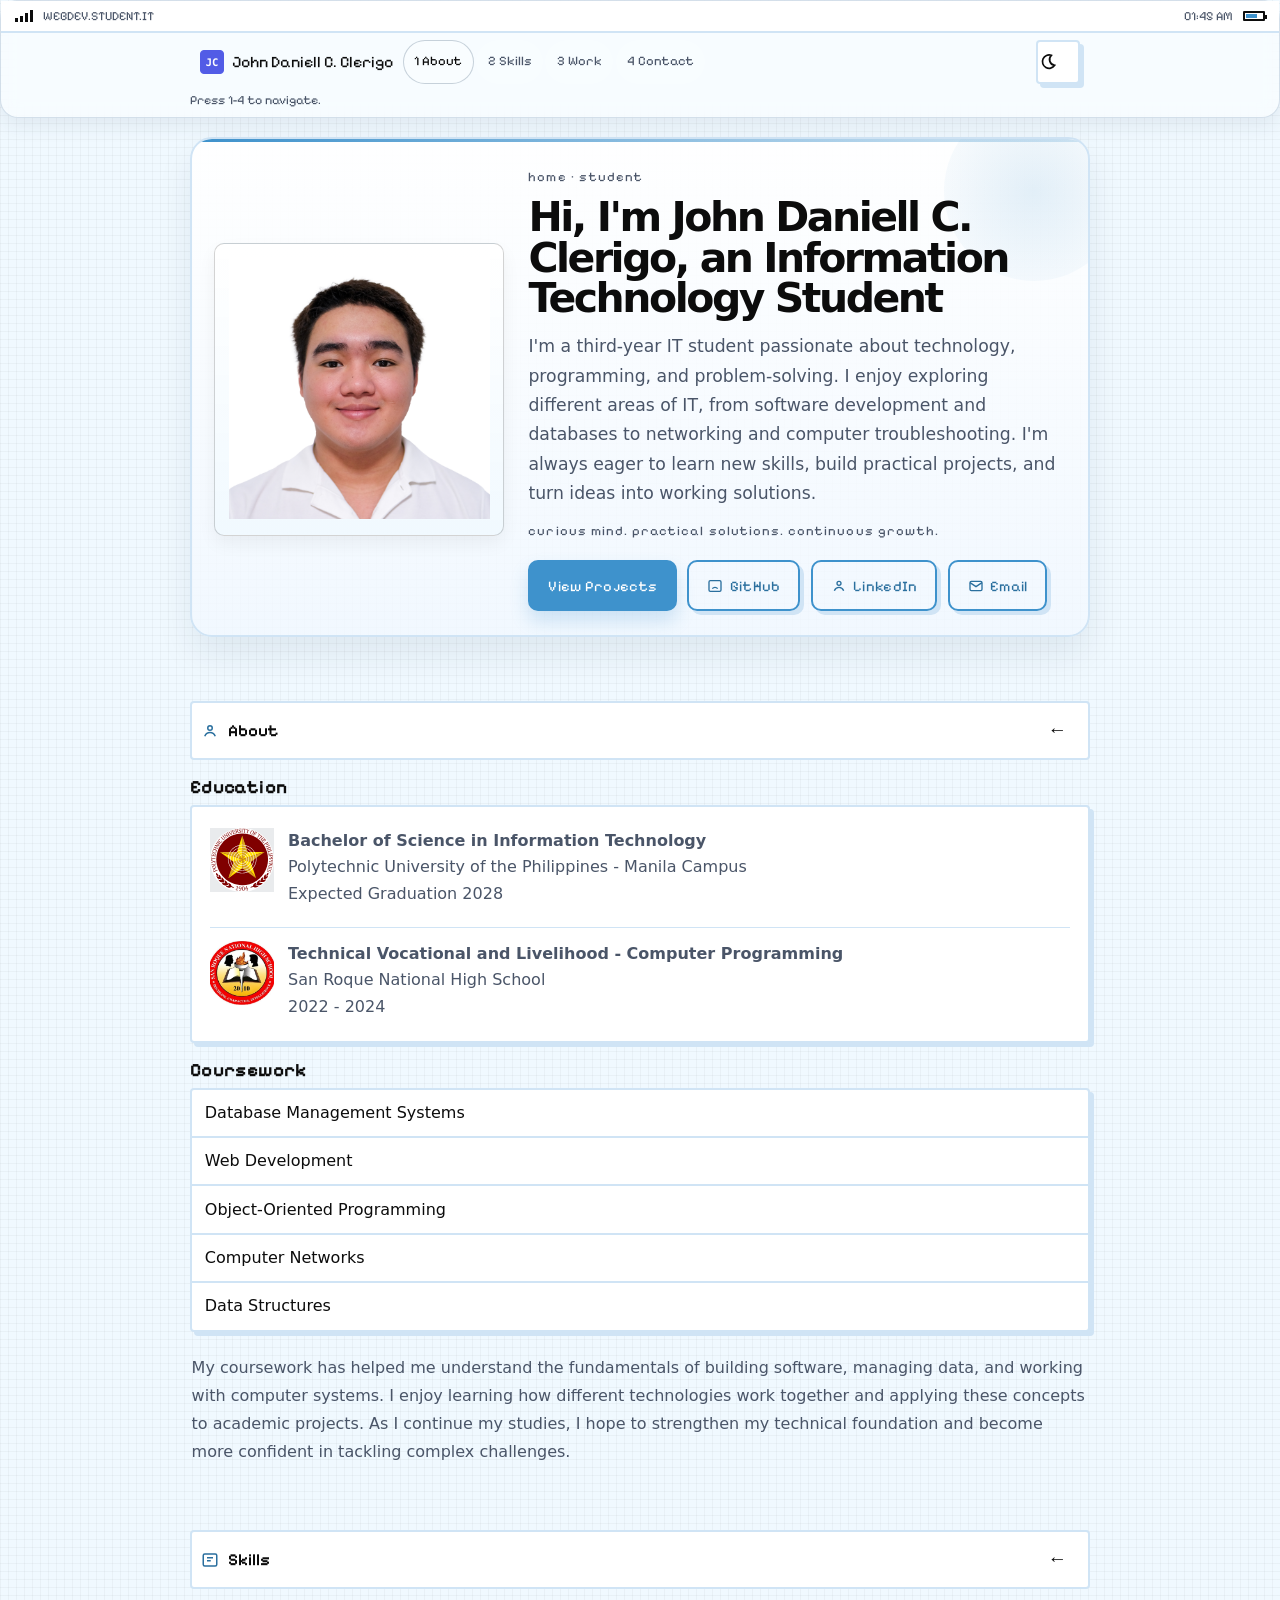
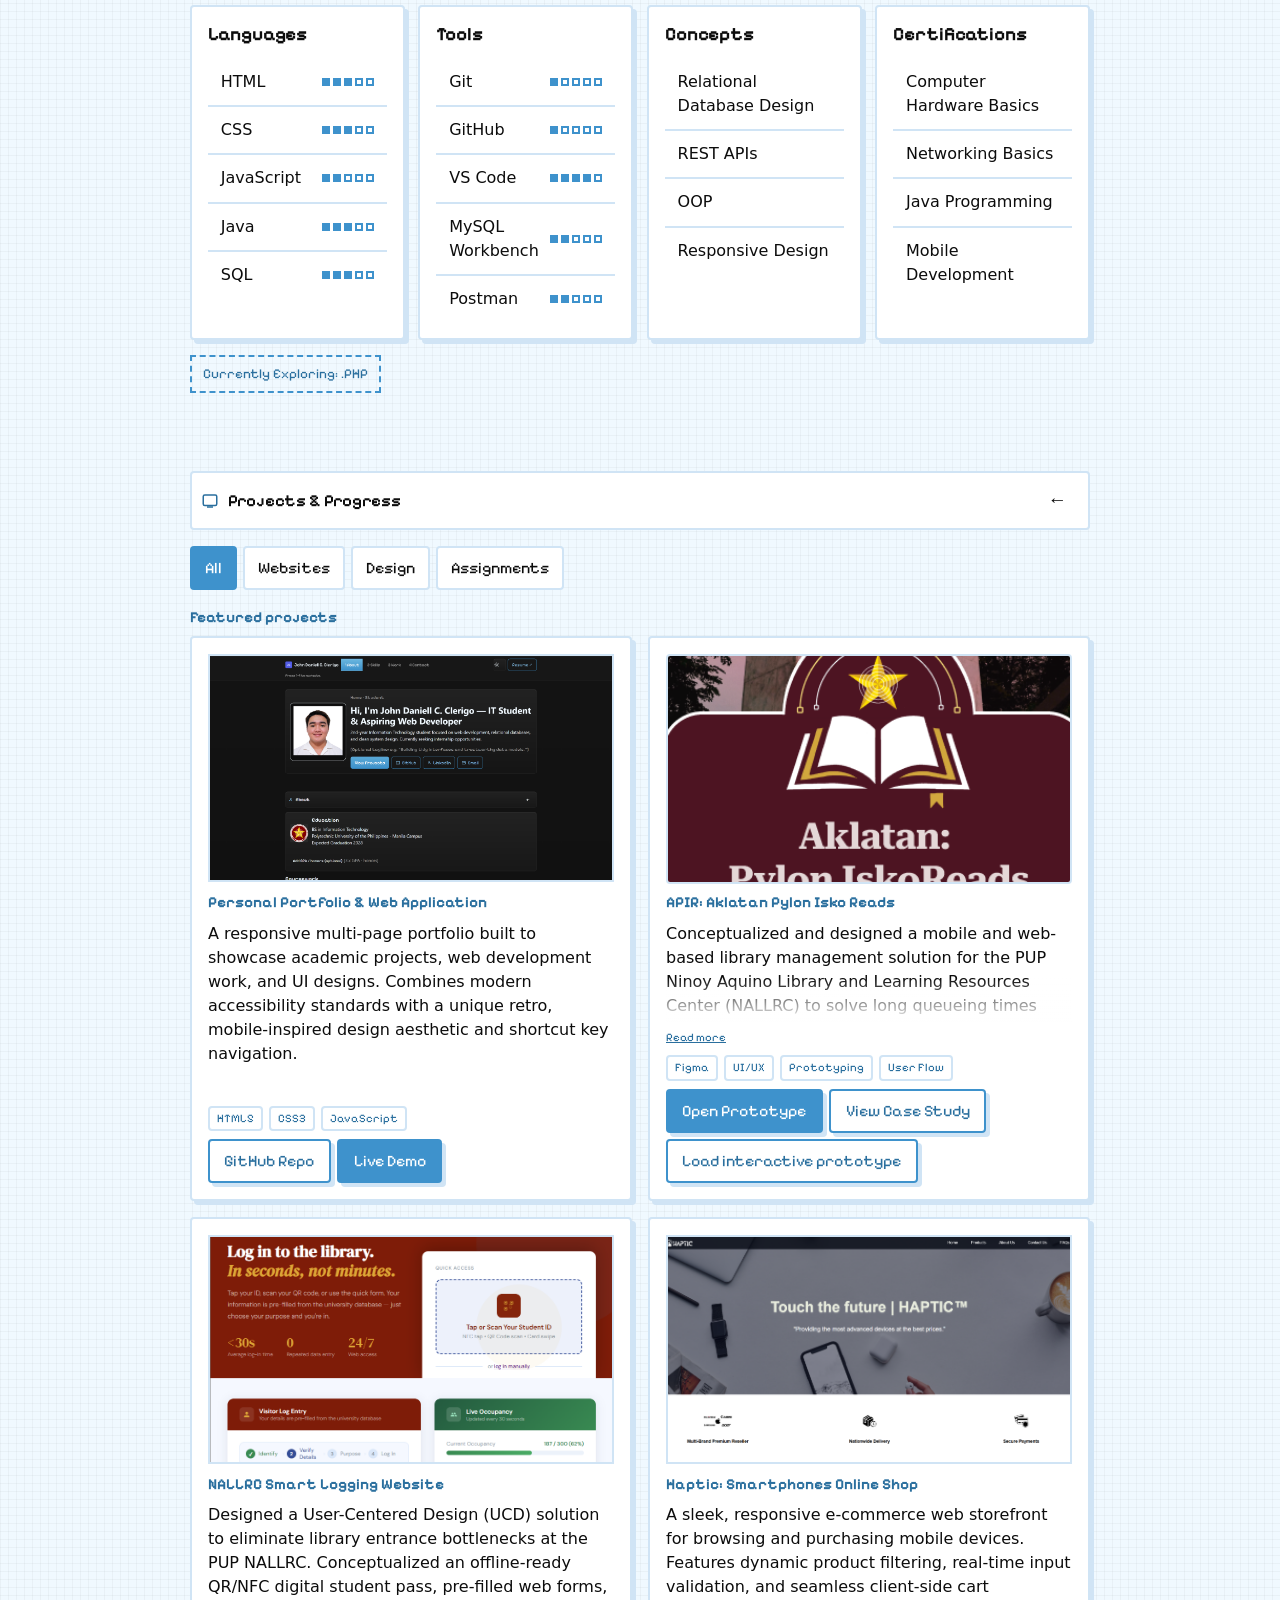
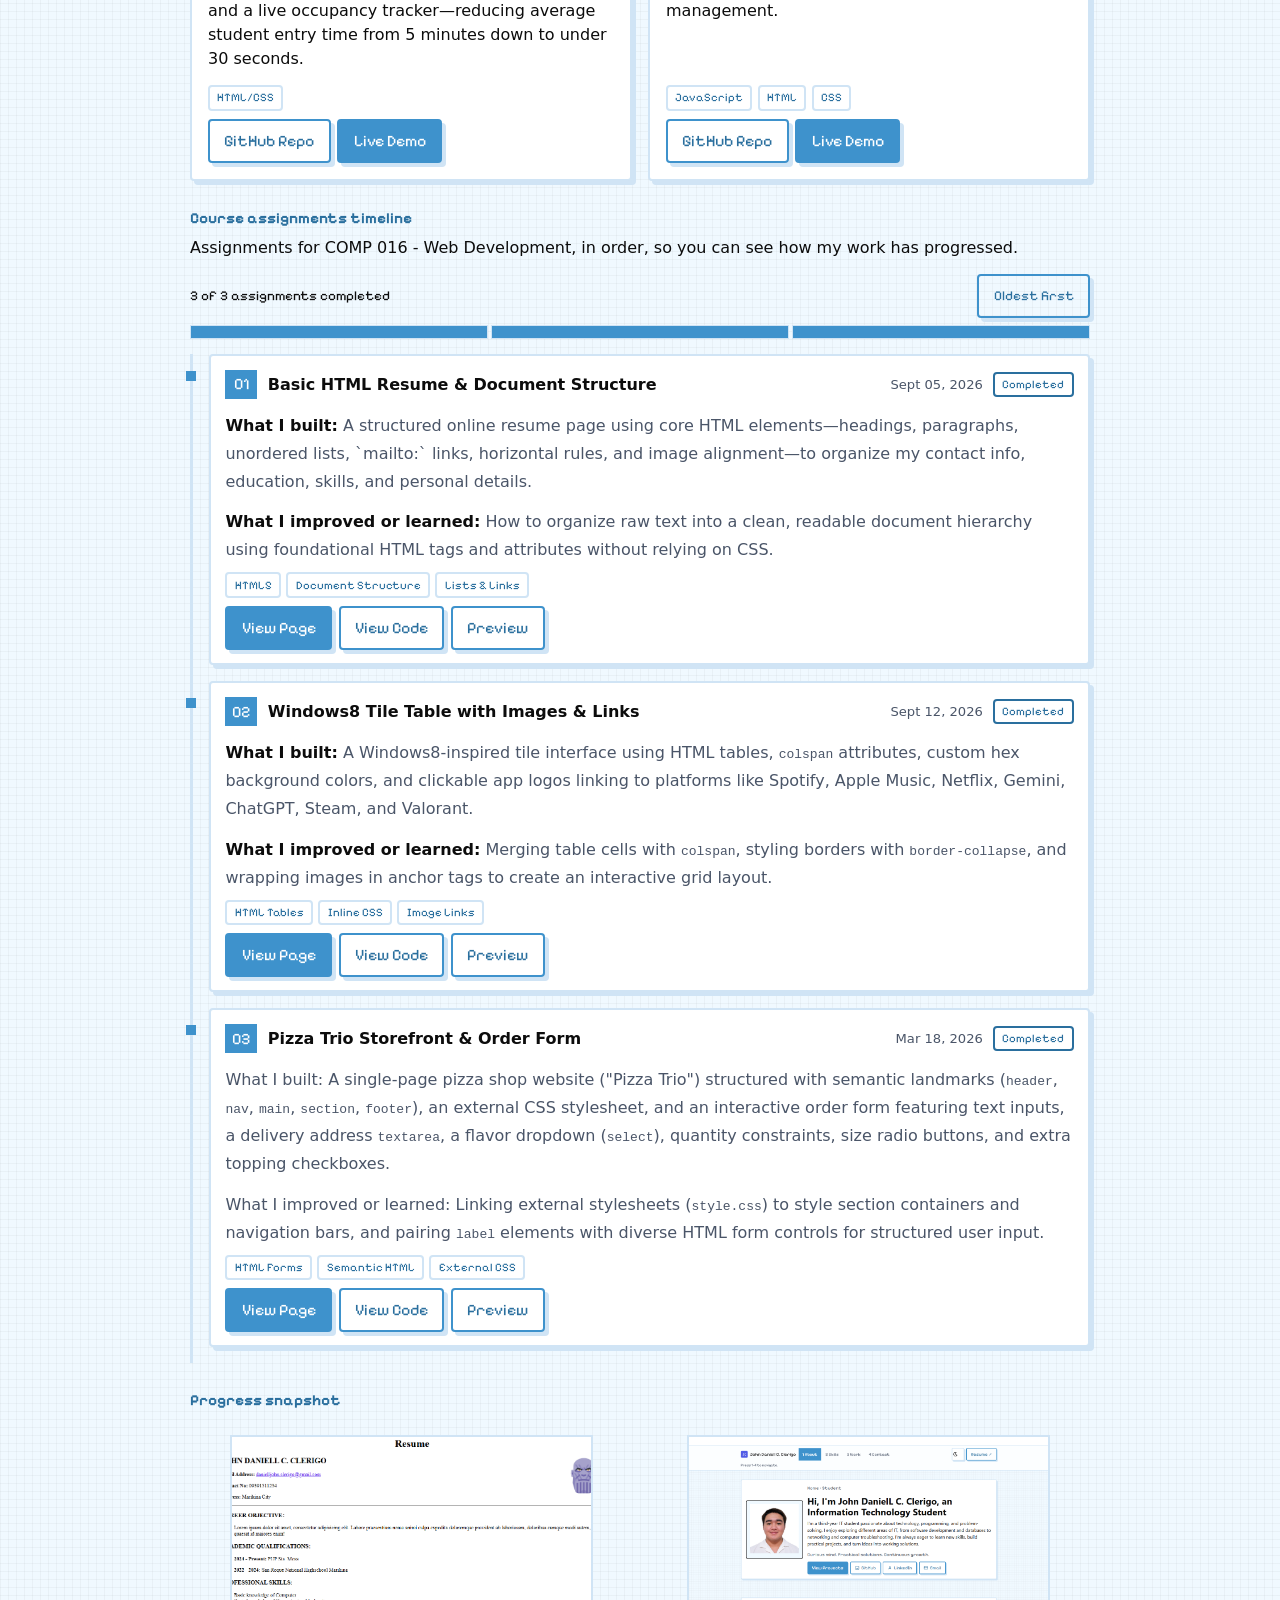
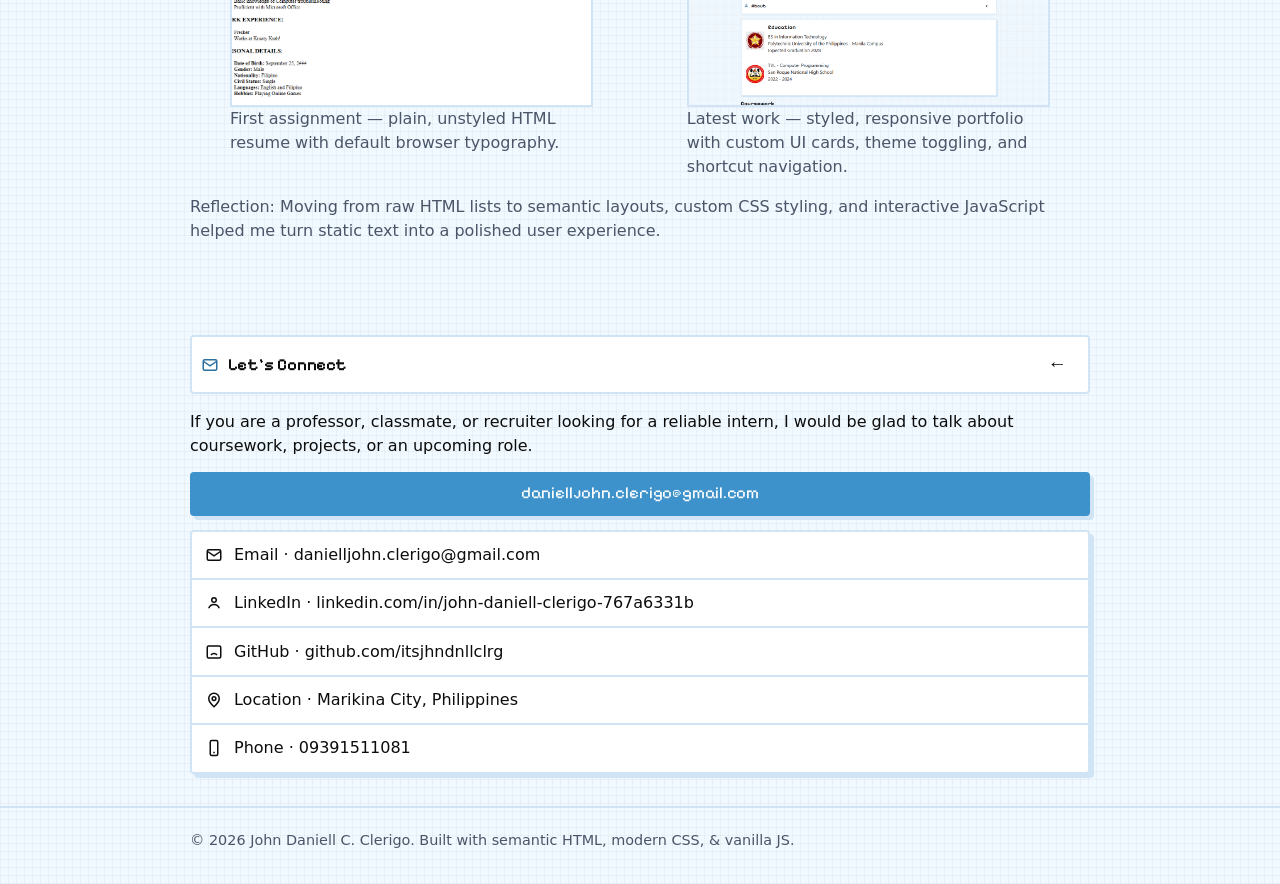
<file: index.html>
<!DOCTYPE html>
<html lang="en">
<head>
  <meta charset="UTF-8">
  <meta name="viewport" content="width=device-width, initial-scale=1">
  <title>John Daniell C. Clerigo — IT Student Portfolio</title>
  <meta name="description" content="Portfolio of a 2nd-year Information Technology student seeking internships. Web development, databases, and clean system design.">
  <link rel="preconnect" href="https://fonts.googleapis.com">
  <link rel="preconnect" href="https://fonts.gstatic.com" crossorigin>
  <link href="https://fonts.googleapis.com/css2?family=Pixelify+Sans:wght@400;500;600;700&display=swap" rel="stylesheet">
  <link rel="stylesheet" href="styles.css">
</head>
<body>
  <a class="skip" href="#main">Skip to content</a>

  <header class="site-header" id="top">
    <div class="status-bar" aria-hidden="true">
      <span class="signal"><i></i><i></i><i></i><i></i></span>
      <span>WEBDEV.STUDENT.IT</span>
      <span class="grow" id="status-clock">00:00</span>
      <span class="battery" title="Battery"><span></span></span>
    </div>
    <div class="wrap">
      <nav class="nav-row" aria-label="Primary">
        <a class="logo" href="#top">
          <img class="logo-img" src="images/logo/logo.png" alt="" aria-hidden="true" width="24" height="24" decoding="async">
          John Daniell C. Clerigo
        </a>
        <ul class="nav-links">
          <li><a href="#about" data-nav="about">1 About</a></li>
          <li><a href="#skills" data-nav="skills">2 Skills</a></li>
          <li><a href="#work" data-nav="work">3 Work</a></li>
          <li><a href="#contact" data-nav="contact">4 Contact</a></li>
        </ul>
        <div class="nav-actions">
          <button class="icon-btn" id="theme-toggle" type="button" aria-label="Toggle color theme" aria-pressed="false">
            <svg class="icon-moon" width="20" height="20" viewBox="0 0 24 24" aria-hidden="true" fill="none" stroke="currentColor" stroke-width="2"><path d="M16 4a8 8 0 1 0 4 12 7 7 0 0 1-4-12z"/></svg>
            <svg class="icon-sun" width="20" height="20" viewBox="0 0 24 24" aria-hidden="true" fill="none" stroke="currentColor" stroke-width="2"><circle cx="12" cy="12" r="4"/><path d="M12 2v2M12 20v2M4 12H2M22 12h-2M5 5l1.5 1.5M17.5 17.5 19 19M19 5l-1.5 1.5M6.5 17.5 5 19"/></svg>
          </button>
          <!-- <a class="btn btn-ghost" href="files/resume.pdf" target="_blank" rel="noopener noreferrer">Resume ↗</a> -->
        </div>
      </nav>
      <p class="hint">Press 1-4 to navigate.</p>
    </div>
  </header>

  <main id="main">
    <section class="hero wrap" id="home" aria-labelledby="hero-title">
      <div class="home-screen">
        <div class="hero-grid">
          <div class="wallpaper">
            <img class="media ratio-1x1" src="images/profile/profile.png" alt="Portrait of John Daniell C. Clerigo" width="400" height="400">
          </div>
          <div>
            <p class="pixel muted">Home · Student</p>
            <h1 id="hero-title">
              <span class="hero-line hero-line-1">Hi, I'm John Daniell C. Clerigo,</span>
              <span class="hero-line hero-line-2">an Information Technology Student</span>
            </h1>
            <p>I'm a third-year IT student passionate about technology, programming, and problem-solving. I enjoy exploring different areas of IT, from software development and databases to networking and computer troubleshooting. I'm always eager to learn new skills, build practical projects, and turn ideas into working solutions.</p>
            <p class="muted pixel">Curious mind. Practical solutions. Continuous growth.</p>
            <div class="hero-actions">
              <a class="btn" href="#work">View Projects</a>
              <a class="btn btn-ghost" href="https://github.com/itsjhndnllclrg" target="_blank" rel="noopener noreferrer">
                <svg width="16" height="16" viewBox="0 0 24 24" aria-hidden="true" fill="none" stroke="currentColor" stroke-width="2"><path d="M8 16s1.5-2 4-2 4 2 4 2"/><path d="M9 9h.01M15 9h.01"/><rect x="3" y="4" width="18" height="16" rx="2"/></svg>
                GitHub
              </a>
              <a class="btn btn-ghost" href="https://www.linkedin.com/in/john-daniell-clerigo-767a6331b" target="_blank" rel="noopener noreferrer">
                <svg width="16" height="16" viewBox="0 0 24 24" aria-hidden="true" fill="none" stroke="currentColor" stroke-width="2"><circle cx="12" cy="8" r="3"/><path d="M5 19c1.5-3.5 4-5 7-5s5.5 1.5 7 5"/></svg>
                LinkedIn
              </a>
              <a class="btn btn-ghost" href="mailto:danielljohn.clerigo@gmail.com">
                <svg width="16" height="16" viewBox="0 0 24 24" aria-hidden="true" fill="none" stroke="currentColor" stroke-width="2"><rect x="3" y="5" width="18" height="14" rx="2"/><path d="m3 7 9 6 9-6"/></svg>
                Email
              </a>
            </div>
          </div>
        </div>
      </div>
    </section>

    <section class="wrap" id="about" aria-labelledby="about-title">
      <header class="title-bar">
        <svg class="tb-icon" viewBox="0 0 24 24" aria-hidden="true" fill="none" stroke="currentColor" stroke-width="2"><circle cx="12" cy="8" r="3"/><path d="M5 19c1.5-3.5 4-5 7-5s5.5 1.5 7 5"/></svg>
        <h2 id="about-title">About</h2>
        <a class="tb-back" href="#top" aria-label="Back to top">←</a>
      </header>
      <h3 class="pixel edu-heading">Education</h3>
      <article class="card edu-card">
        <div class="edu">
          <img class="media edu-logo" src="images/logo/school-logo.svg" alt="University crest" width="64" height="64" loading="lazy">
          <div>
            <p><strong>Bachelor of Science in Information Technology</strong><br>
              Polytechnic University of the Philippines - Manila Campus<br>
              Expected Graduation 2028</p>
          </div>
        </div>
        <div class="edu">
          <!-- TODO: replace — save the San Roque National High School logo as images/logo/school-logo-2.svg (or .png and update src) -->
          <img class="media edu-logo" src="images/logo/school-logo-2.jpg" alt="San Roque National High School logo" width="64" height="64" loading="lazy">
          <div>
            <p><strong>Technical Vocational and Livelihood - Computer Programming</strong><br>
              San Roque National High School<br>
              2022 - 2024</p>
          </div>
        </div>

      </article>
      <h3 class="pixel" style="margin:1rem 0 0.4rem">Coursework</h3>
      <div class="card list-card">
        <div class="row" tabindex="0"><span class="row-text">Database Management Systems</span></div>
        <div class="row" tabindex="0"><span class="row-text">Web Development</span></div>
        <div class="row" tabindex="0"><span class="row-text">Object-Oriented Programming</span></div>
        <div class="row" tabindex="0"><span class="row-text">Computer Networks</span></div>
        <div class="row" tabindex="0"><span class="row-text">Data Structures</span></div>
      </div>
      <p class="bio-todo" style="margin-top:1rem"> 
      My coursework has helped me understand the fundamentals of building software, managing data, and working with computer systems. I enjoy learning how different technologies work together and applying these concepts to academic projects. As I continue my studies, I hope to strengthen my technical foundation and become more confident in tackling complex challenges.
      </p>
    </section>

    <section class="wrap" id="skills" aria-labelledby="skills-title">
      <header class="title-bar">
        <svg class="tb-icon" viewBox="0 0 24 24" aria-hidden="true" fill="none" stroke="currentColor" stroke-width="2"><path d="M8 9h8M8 13h5"/><rect x="3" y="4" width="18" height="16" rx="2"/></svg>
        <h2 id="skills-title">Skills</h2>
        <a class="tb-back" href="#top" aria-label="Back to top">←</a>
      </header>
      <div class="skills-grid">
        <article class="card">
          <div class="skill-head"><h3>Languages</h3></div>
          <div class="row" tabindex="0"><span class="row-text">HTML</span><span class="dots" aria-label="Proficiency 3 of 5"><i class="dot on"></i><i class="dot on"></i><i class="dot on"></i><i class="dot"></i><i class="dot"></i></span></div>
          <div class="row" tabindex="0"><span class="row-text">CSS</span><span class="dots" aria-label="Proficiency 3 of 5"><i class="dot on"></i><i class="dot on"></i><i class="dot on"></i><i class="dot"></i><i class="dot"></i></span></div>
          <div class="row" tabindex="0"><span class="row-text">JavaScript</span><span class="dots" aria-label="Proficiency 2 of 5"><i class="dot on"></i><i class="dot on"></i><i class="dot"></i><i class="dot"></i><i class="dot"></i></span></div>
          <div class="row" tabindex="0"><span class="row-text">Java</span><span class="dots" aria-label="Proficiency 3 of 5"><i class="dot on"></i><i class="dot on"></i><i class="dot on"></i><i class="dot"></i><i class="dot"></i></span></div>
          <div class="row" tabindex="0"><span class="row-text">SQL</span><span class="dots" aria-label="Proficiency 3 of 5"><i class="dot on"></i><i class="dot on"></i><i class="dot on"></i><i class="dot"></i><i class="dot"></i></span></div>
        </article>
        <article class="card">
          <div class="skill-head"><h3>Tools</h3></div>
          <div class="row" tabindex="0"><span class="row-text">Git</span><span class="dots" aria-label="Proficiency 1 of 5"><i class="dot on"></i><i class="dot"></i><i class="dot"></i><i class="dot"></i><i class="dot"></i></span></div>
          <div class="row" tabindex="0"><span class="row-text">GitHub</span><span class="dots" aria-label="Proficiency 1 of 5"><i class="dot on"></i><i class="dot"></i><i class="dot"></i><i class="dot"></i><i class="dot"></i></span></div>
          <div class="row" tabindex="0"><span class="row-text">VS Code</span><span class="dots" aria-label="Proficiency 4 of 5"><i class="dot on"></i><i class="dot on"></i><i class="dot on"></i><i class="dot on"></i><i class="dot"></i></span></div>
          <div class="row" tabindex="0"><span class="row-text">MySQL Workbench</span><span class="dots" aria-label="Proficiency 3 of 5"><i class="dot on"></i><i class="dot on"></i><i class="dot"></i><i class="dot"></i><i class="dot"></i></span></div>
          <div class="row" tabindex="0"><span class="row-text">Postman</span><span class="dots" aria-label="Proficiency 2 of 5"><i class="dot on"></i><i class="dot on"></i><i class="dot"></i><i class="dot"></i><i class="dot"></i></span></div>
        </article>
        <article class="card">
          <div class="skill-head"><h3>Concepts</h3></div>
          <div class="row" tabindex="0"><span class="row-text">Relational Database Design</span></div>
          <div class="row" tabindex="0"><span class="row-text">REST APIs</span></div>
          <div class="row" tabindex="0"><span class="row-text">OOP</span></div>
          <div class="row" tabindex="0"><span class="row-text">Responsive Design</span></div>
        </article>
        <article class="card">
          <div class="skill-head"><h3>Certifications</h3></div>
          <div class="row" tabindex="0"><span class="row-text">Computer Hardware Basics</span></div>
          <div class="row" tabindex="0"><span class="row-text">Networking Basics</span></div>
          <div class="row" tabindex="0"><span class="row-text">Java Programming</span></div>
          <div class="row" tabindex="0"><span class="row-text">Mobile Development</span></div>
        </article>
      </div>
      <p class="exploring">Currently Exploring: .PHP</p>
    </section>

    <section class="wrap" id="work" aria-labelledby="work-title">
      <header class="title-bar">
        <svg class="tb-icon" viewBox="0 0 24 24" aria-hidden="true" fill="none" stroke="currentColor" stroke-width="2"><rect x="3" y="4" width="18" height="14" rx="2"/><path d="M8 20h8"/></svg>
        <h2 id="work-title">Projects &amp; Progress</h2>
        <a class="tb-back" href="#top" aria-label="Back to top">←</a>
      </header>

      <div class="chips" role="toolbar" aria-label="Filter work">
        <button type="button" data-filter="all" aria-pressed="true">All</button>
        <button type="button" data-filter="website" aria-pressed="false">Websites</button>
        <button type="button" data-filter="design" aria-pressed="false">Design</button>
        <button type="button" data-filter="assignment" aria-pressed="false">Assignments</button>
      </div>

      <div class="part" id="featured-part">
        <h3>Featured projects</h3>
        <div class="featured-grid" id="featured-mount">
          <article class="card phone-card" data-type="website">
            <img class="media ratio-16x9" src="images/projects/project-website.png" alt="Screenshot of the Personal Portfolio & Web Application" width="1280" height="720" loading="lazy">
            <h3>Personal Portfolio & Web Application</h3>
            <p>A responsive multi-page portfolio built to showcase academic projects, web development work, and UI designs. Combines modern accessibility standards with a unique retro, mobile-inspired design aesthetic and shortcut key navigation.</p>
            <div class="tags"><span class="tag">HTML5</span><span class="tag">CSS3</span><span class="tag">JavaScript</span></div>
            <div class="btn-row">
              <a class="btn btn-ghost" href="https://github.com/username/repo-name" target="_blank" rel="noopener noreferrer">GitHub Repo</a>
              <a class="btn" href="https://example.com/demo" target="_blank" rel="noopener noreferrer">Live Demo</a>
            </div>
          </article>
          <article class="card phone-card" data-type="design">
            <div class="phone-frame"><img class="media ratio-9x16" src="images/projects/figma-preview.png" alt="Figma prototype preview of the APIR: Aklatan Pylon Isko Reads application" width="390" height="844" loading="lazy"></div>
            <h3>APIR: Aklatan Pylon Isko Reads</h3>
            <p class="project-summary is-collapsible">Conceptualized and designed a mobile and web-based library management solution for the PUP Ninoy Aquino Library and Learning Resources Center (NALLRC) to solve long queueing times and tedious manual logging. Introduced QR code-based automated sign-ins, pre-registration features, and a real-time library capacity tracker to streamline student access and eliminate entry friction.</p>
            <div class="tags"><span class="tag">Figma</span><span class="tag">UI/UX</span><span class="tag">Prototyping</span><span class="tag">User Flow</span></div>
            <div class="btn-row">
              <a class="btn" href="https://www.figma.com/proto/Z9Pwp96G6iDYp6Mgc9vI0x/master?node-id=774-1067&starting-point-node-id=774%3A1067&t=7H3u7gcsAoP9aYq5-1" target="_blank" rel="noopener noreferrer">Open Prototype</a>
              <a class="btn btn-ghost" href="https://docs.google.com/document/d/14WGVRVp4-AYHR7P2AM6S5hpCzhTPmUwiMzcJf4AJgGg/edit?usp=sharing" target="_blank" rel="noopener noreferrer">View Case Study</a>
              <button class="btn btn-ghost" type="button" data-figma="https://www.figma.com/proto/Z9Pwp96G6iDYp6Mgc9vI0x/master?node-id=774-1067&starting-point-node-id=774%3A1067&t=7H3u7gcsAoP9aYq5-1">Load interactive prototype</button>
            </div>
          </article>
          <article class="card phone-card" data-type="website">
            <img class="media ratio-16x9" src="images/projects/project-sims.png" alt="Screenshot of the NALLRC Smart Logging Website" width="1280" height="720" loading="lazy">
            <h3>NALLRC Smart Logging Website</h3>
            <p>Designed a User-Centered Design (UCD) solution to eliminate library entrance bottlenecks at the PUP NALLRC. Conceptualized an offline-ready QR/NFC digital student pass, pre-filled web forms, and a live occupancy tracker—reducing average student entry time from 5 minutes down to under 30 seconds.</p>
            <div class="tags"><span class="tag">HTML/CSS</span></div>
            <div class="btn-row">
              <a class="btn btn-ghost" href="https://github.com/itsjhndnllclrg/nallrc-smart-logging-website" target="_blank" rel="noopener noreferrer">GitHub Repo</a>
              <a class="btn" href="https://itsjhndnllclrg.github.io/nallrc-smart-logging-website/" target="_blank" rel="noopener noreferrer">Live Demo</a>
            </div>
          </article>
          <article class="card phone-card" data-type="website">
            <img class="media ratio-16x9" src="images/projects/haptic-preview.png" alt="Screenshot of the Haptic: Smartphones Online Shop" width="1280" height="720" loading="lazy">
            <h3>Haptic: Smartphones Online Shop</h3>
            <p>A sleek, responsive e-commerce web storefront for browsing and purchasing mobile devices. Features dynamic product filtering, real-time input validation, and seamless client-side cart management.</p>
            <div class="tags"><span class="tag">JavaScript</span><span class="tag">HTML</span><span class="tag">CSS</span></div>
            <div class="btn-row">
              <a class="btn btn-ghost" href="https://github.com/itsjhndnllclrg/haptic2023" target="_blank" rel="noopener noreferrer">GitHub Repo</a>
              <a class="btn" href="https://itsjhndnllclrg.github.io/haptic2023/src/home/home.html#" target="_blank" rel="noopener noreferrer">Live Demo</a>
            </div>
          </article>
        </div>
      </div>

      <div class="part" id="timeline-part">
        <h3>Course assignments timeline</h3>
        <p>Assignments for COMP 016 - Web Development, in order, so you can see how my work has progressed.
        </p>
        <div class="progress-head">
          <span id="progress-label">1 of 3 assignments completed</span>
          <button class="btn btn-ghost sort-toggle" id="sort-toggle" type="button">Oldest first</button>
        </div>
        <div class="progress-track" id="progress-track" role="img" aria-label="1 of 3 assignments completed">
          <span class="progress-block on"></span><span class="progress-block"></span><span class="progress-block"></span>
        </div>
        <ol class="timeline" id="timeline-mount">
          <!-- assignment 01-->
          <li>
            <article class="card entry">
              <div class="entry-top">
                <span class="badge">01</span>
                <strong>Basic HTML Resume &amp; Document Structure</strong>
                <time datetime="2026-01-20">Sept 05, 2026</time>
                <span class="status-chip completed">Completed</span>
              </div>
              <p><b>What I built:</b> A structured online resume page using core HTML elements—headings, paragraphs, unordered lists, `mailto:` links, horizontal rules, and image alignment—to organize my contact info, education, skills, and personal details.</p>
              <p><b>What I improved or learned:</b> How to organize raw text into a clean, readable document hierarchy using foundational HTML tags and attributes without relying on CSS.</p>
              <div class="tags"><span class="tag">HTML5</span><span class="tag">Document Structure</span><span class="tag">Lists &amp; Links</span></div>
              <div class="btn-row">
                <a class="btn" href="assignments/01-intro/index.html" target="_blank" rel="noopener noreferrer">View Page</a>
                <a class="btn btn-ghost" href="https://github.com/itsjhndnllclrg/repo-name" target="_blank" rel="noopener noreferrer">View Code</a>
                <button class="btn btn-ghost" type="button" data-preview="assignments/01-intro/index.html">Preview</button>
              </div>
              <div class="preview-frame" hidden></div>
            </article>
          </li>
          <!--assignment 02-->
          <li>
            <article class="card entry">
              <div class="entry-top">
                <span class="badge">02</span>
                <strong>Windows8 Tile Table with Images &amp; Links</strong>
                <time datetime="2026-02-10">Sept 12, 2026</time>
                <span class="status-chip completed">Completed</span>
              </div>
              <p><b>What I built:</b> A Windows8-inspired tile interface using HTML tables, <code>colspan</code> attributes, custom hex background colors, and clickable app logos linking to platforms like Spotify, Apple Music, Netflix, Gemini, ChatGPT, Steam, and Valorant.</p>
              <p><b>What I improved or learned:</b> Merging table cells with <code>colspan</code>, styling borders with <code>border-collapse</code>, and wrapping images in anchor tags to create an interactive grid layout.</p>
              <div class="tags"><span class="tag">HTML Tables</span><span class="tag">Inline CSS</span><span class="tag">Image Links</span></div>
              <div class="btn-row">
                <a class="btn" href="assignments/02-flexbox/windowsstyle_table.html" target="_blank" rel="noopener noreferrer">View Page</a>
                <a class="btn btn-ghost" href="https://github.com/itsjhndnllclrg/repo-name" target="_blank" rel="noopener noreferrer">View Code</a>
                <button class="btn btn-ghost" type="button" data-preview="assignments/02-flexbox/windowsstyle_table.html">Preview</button>
              </div>
              <div class="preview-frame" hidden></div>
            </article>
          </li>
          <!--assignment 03-->
          <li>
            <article class="card entry">
              <div class="entry-top">
                <span class="badge">03</span>
                <strong>Pizza Trio Storefront &amp; Order Form</strong>
                <time datetime="2026-03-18">Mar 18, 2026</time>
                <span class="status-chip completed">Completed</span>
              </div>
              <p>What I built: A single-page pizza shop website ("Pizza Trio") structured with semantic landmarks (<code>header</code>, <code>nav</code>, <code>main</code>, <code>section</code>, <code>footer</code>), an external CSS stylesheet, and an interactive order form featuring text inputs, a delivery address <code>textarea</code>, a flavor dropdown (<code>select</code>), quantity constraints, size radio buttons, and extra topping checkboxes.</p>
              <p>What I improved or learned: Linking external stylesheets (<code>style.css</code>) to style section containers and navigation bars, and pairing <code>label</code> elements with diverse HTML form controls for structured user input.</p>
              <div class="tags"><span class="tag">HTML Forms</span><span class="tag">Semantic HTML</span><span class="tag">External CSS</span></div>
              <div class="btn-row">
                <a class="btn" href="assignments/03-forms/pizza.html" target="_blank" rel="noopener noreferrer">View Page</a>
                <a class="btn btn-ghost" href="https://github.com/itsjhndnllclrg/repo-name" target="_blank" rel="noopener noreferrer">View Code</a>
                <button class="btn btn-ghost" type="button" data-preview="assignments/03-forms/pizza.html">Preview</button>
              </div>
              <div class="preview-frame" hidden></div>
            </article>
          </li>
        </ol>
      </div>

      <div class="part">
        <h3>Progress snapshot</h3>
        <div class="ba-grid">
          <!--Before Snapshot-->
          <figure>
            <img class="media ratio-4x3" src="images/progress/before.png" alt="Screenshot of my first HTML resume assignment" width="800" height="600" loading="lazy">
            <figcaption class="muted">First assignment — plain, unstyled HTML resume with default browser typography.</figcaption>
          </figure>
          <!--After Snapshot-->
          <figure>
            <img class="media ratio-4x3" src="images/progress/after.png" alt="Screenshot of my responsive student portfolio" width="800" height="600" loading="lazy">
            <figcaption class="muted">Latest work — styled, responsive portfolio with custom UI cards, theme toggling, and shortcut navigation.</figcaption>
          </figure>
        </div>
        <p class="muted">Reflection: Moving from raw HTML lists to semantic layouts, custom CSS styling, and interactive JavaScript helped me turn static text into a polished user experience.</p>
      </div>
    </section>

    <section class="wrap" id="contact" aria-labelledby="contact-title">
      <header class="title-bar">
        <svg class="tb-icon" viewBox="0 0 24 24" aria-hidden="true" fill="none" stroke="currentColor" stroke-width="2"><rect x="3" y="5" width="18" height="14" rx="2"/><path d="m3 7 9 6 9-6"/></svg>
        <h2 id="contact-title">Let's Connect</h2>
        <a class="tb-back" href="#top" aria-label="Back to top">←</a>
      </header>
      <p>If you are a professor, classmate, or recruiter looking for a reliable intern, I would be glad to talk about coursework, projects, or an upcoming role.</p>
      <p><a class="btn contact-cta" href="mailto:danielljohn.clerigo@gmail.com">danielljohn.clerigo@gmail.com</a></p>
      <div class="card list-card">
        <a class="row" href="mailto:danielljohn.clerigo@gmail.com">
          <svg width="18" height="18" viewBox="0 0 24 24" aria-hidden="true" fill="none" stroke="currentColor" stroke-width="2"><rect x="3" y="5" width="18" height="14" rx="2"/><path d="m3 7 9 6 9-6"/></svg>
          <span class="row-text">Email · danielljohn.clerigo@gmail.com</span>
        </a>
        <a class="row" href="https://www.linkedin.com/in/john-daniell-clerigo-767a6331b" target="_blank" rel="noopener noreferrer">
          <svg width="18" height="18" viewBox="0 0 24 24" aria-hidden="true" fill="none" stroke="currentColor" stroke-width="2"><circle cx="12" cy="8" r="3"/><path d="M5 19c1.5-3.5 4-5 7-5s5.5 1.5 7 5"/></svg>
          <span class="row-text">LinkedIn · <span>linkedin.com/in/john-daniell-clerigo-767a6331b</span></span>
        </a>
        <a class="row" href="https://github.com/itsjhndnllclrg" target="_blank" rel="noopener noreferrer">
          <svg width="18" height="18" viewBox="0 0 24 24" aria-hidden="true" fill="none" stroke="currentColor" stroke-width="2"><path d="M8 16s1.5-2 4-2 4 2 4 2"/><rect x="3" y="4" width="18" height="16" rx="2"/></svg>
          <span class="row-text">GitHub · <span>github.com/itsjhndnllclrg</span></span>
        </a>
        <div class="row" tabindex="0">
          <svg width="18" height="18" viewBox="0 0 24 24" aria-hidden="true" fill="none" stroke="currentColor" stroke-width="2"><path d="M12 21s7-6.2 7-11a7 7 0 1 0-14 0c0 4.8 7 11 7 11z"/><circle cx="12" cy="10" r="2.5"/></svg>
          <span class="row-text">Location · Marikina City, Philippines</span>
        </div>
        <div class="row" tabindex="0">
          <svg width="18" height="18" viewBox="0 0 24 24" aria-hidden="true" fill="none" stroke="currentColor" stroke-width="2"><rect x="7" y="2" width="10" height="20" rx="2"/><path d="M11 18h2"/></svg>
          <span class="row-text">Phone · 09391511081</span>
        </div>
        <!-- <a class="row" href="files/resume.pdf" target="_blank" rel="noopener noreferrer">
          <svg width="18" height="18" viewBox="0 0 24 24" aria-hidden="true" fill="none" stroke="currentColor" stroke-width="2"><path d="M7 3h8l4 4v14H7z"/><path d="M15 3v5h5M9 13h6M9 17h6"/></svg>
          <span class="row-text">Download Resume</span>
        </a> -->
      </div>
    </section>
  </main>

  <footer class="site-footer">
    <div class="wrap">
      <p>© 2026 John Daniell C. Clerigo. Built with semantic HTML, modern CSS, &amp; vanilla JS.</p>
    </div>
  </footer>

  <div class="softkeys" aria-label="Phone softkeys">
    <button type="button" id="soft-menu">Menu</button>
    <button type="button" id="soft-top">Top</button>
  </div>

  <dialog class="menu-ui" id="menu-dialog" aria-label="Numbered menu">
    <div class="card handset">
      <header class="title-bar">
        <h2>Menu</h2>
        <button class="tb-back" type="button" id="menu-close" aria-label="Close menu">←</button>
      </header>
      <ol class="menu-list">
        <li><button class="btn" type="button" data-go="#about">1 About</button></li>
        <li><button class="btn" type="button" data-go="#skills">2 Skills</button></li>
        <li><button class="btn" type="button" data-go="#work">3 Work</button></li>
        <li><button class="btn" type="button" data-go="#contact">4 Contact</button></li>
      </ol>
    </div>
  </dialog>

  <script src="script.js"></script>
</body>
</html>
</file>
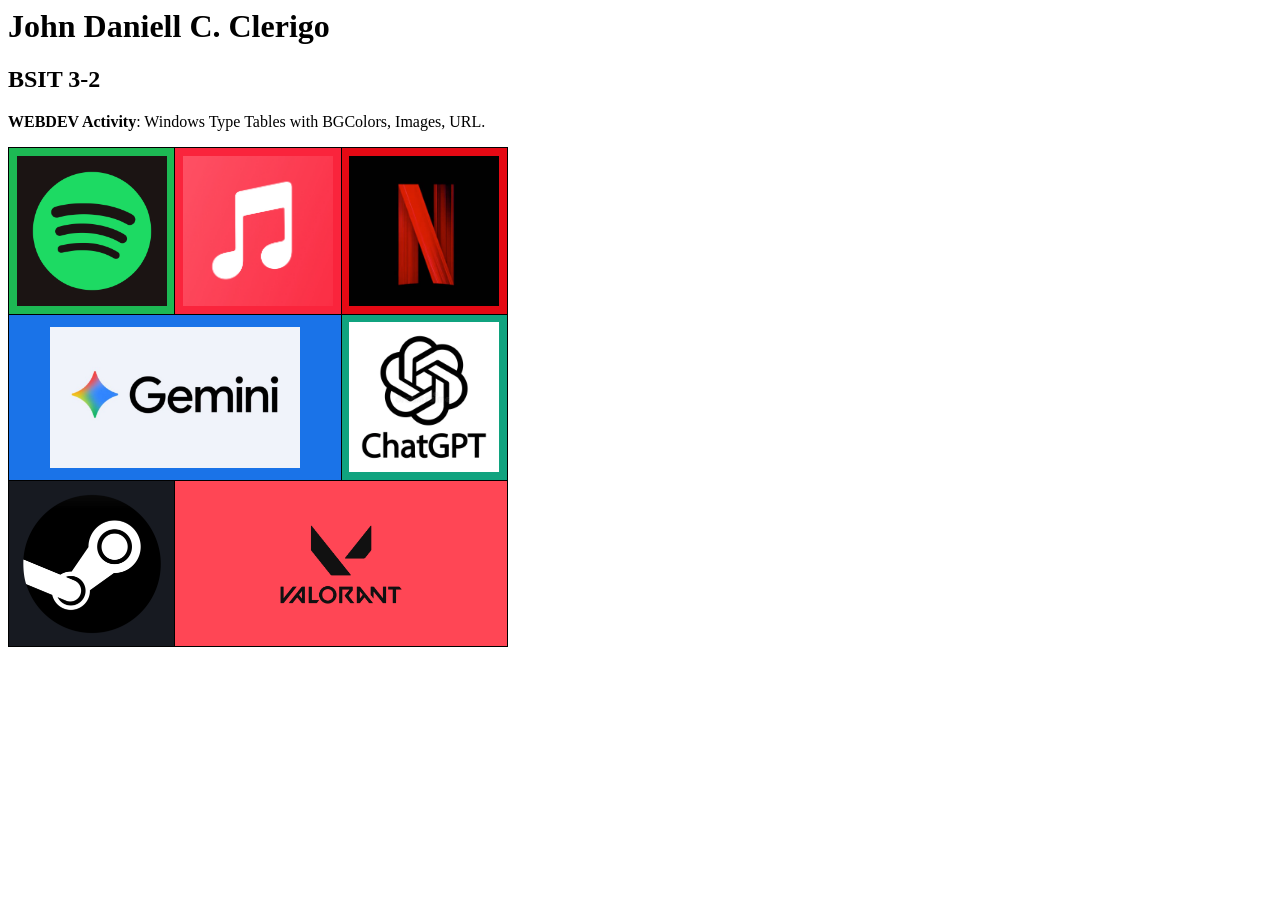
<file: assignments/02-flexbox/windowsstyle_table.html>
<html lang="en">
  <head>
    <meta charset="UTF-8" />
    <meta name="viewport" content="width=device-width, initial-scale=1.0" />
    <title>Windows Type Tables with BGColors, Images, URL</title>
    <style>
      table,
      th,
      td {
        border: 1px solid black;
        border-collapse: collapse;
      }
    </style>
  </head>
  <body>
    <h1>John Daniell C. Clerigo</h1>
    <h2><b>BSIT 3-2</b></h2>
    <p><b>WEBDEV Activity</b>: Windows Type Tables with BGColors, Images, URL.</p>
    <table style="width: 500px; height: 500px">
      <tr>
        <td style="background-color: #1db954; text-align: center">
          <a href="https://open.spotify.com/" title="Spotify">
            <img src="spotify.png" style="width: 150px" alt="Spotify">
            </a>
        </td>
        <td style="background-color: #fa243c; text-align: center">
          <a href="https://music.apple.com/us/new" title="Apple Music">
            <img src="applem.png" style="width: 150px" alt="Apple Music">
            </a>
        </td>
        <td style="background-color: #e50914; text-align: center">
          <a href="https://www.netflix.com/ph-en/" title="Netflix">
            <img src="netflix.jpg" style="width: 150px" alt="Netflix">
            </a>
        </td>
      </tr>
      <tr>
        <td colspan="2" style="background-color: #1a73e8; text-align: center">
          <a href="https://gemini.google.com/" title="Gemini">
            <img src="gemini.jpg" style="width: 250px" alt="Gemini">
            </a>
        </td>
        <td style="background-color: #10a37f; text-align: center">
          <a href="https://chatgpt.com/" title="ChatGPT">
            <img src="chatgpt.png" style="width: 150px" alt="Chatgpt">
            </a>
        </td>
      </tr>
      <tr>
        <td style="background-color: #171a21; text-align: center">
          <a href="https://store.steampowered.com/" title="Steam">
            <img src="steam.png" style="width: 150px" alt="Steam">
        </a>
        </td>
        <td colspan="2" style="background-color: #ff4655; text-align: center">
          <a href="https://playvalorant.com/en-gb/" title="Valorant">
            <img src="valorant.png" style="width: 150px" alt="Valorant"/>
            </a>
        </td>
      </tr>
    </table>
  </body>
</html>
</file>
<file: styles.css>
/* ===== VARIABLES ===== */
:root {
  --accent: #3E92CC;
  --accent-text: #2A6F9E;
  --bg: #F0F9FF;
  --card: #FFFFFF;
  --border: #D0E4F5;
  --text: #0C0C0C;
  --muted: #4A5568;
  --on-accent: #FFFFFF;
  --radius: 4px;
  --shadow: 4px 4px 0 var(--border);
  --border-w: 2px;
  --font-pixel: "Pixelify Sans", ui-monospace, "Cascadia Mono", "Segoe UI Mono", monospace;
  --font-body: system-ui, -apple-system, "Segoe UI", Roboto, sans-serif;
  --max: 900px;
  --tap: 44px;
  --ease: 0.16s steps(3);
}

[data-theme="dark"] {
  --accent: #3E92CC;
  --accent-text: #7EB8E0;
  --bg: #0C0C0C;
  --card: #181818;
  --border: #2A2A2A;
  --text: #F0F9FF;
  --muted: #A0A0A0;
  --on-accent: #FFFFFF;
  --radius: 8px;
  --shadow: none;
  --border-w: 1px;
  --font-body: system-ui, -apple-system, "Segoe UI", Roboto, sans-serif;
}

/* ===== BASE ===== */
*, *::before, *::after { box-sizing: border-box; }
html { scroll-behavior: smooth; }
@media (prefers-reduced-motion: reduce) {
  html { scroll-behavior: auto; }
  *, *::before, *::after {
    animation: none !important;
    transition: none !important;
    scroll-behavior: auto !important;
  }
}

body {
  margin: 0;
  font-family: var(--font-body);
  color: var(--text);
  background-color: var(--bg);
  background-image:
    repeating-linear-gradient(0deg, rgba(12, 12, 12, 0.035) 0 1px, transparent 1px 8px),
    repeating-linear-gradient(90deg, rgba(12, 12, 12, 0.035) 0 1px, transparent 1px 8px);
  line-height: 1.5;
  min-height: 100vh;
  padding-bottom: 4.5rem;
}
[data-theme="dark"] body {
  background-image: linear-gradient(180deg, #141414 0%, #0C0C0C 48%);
  letter-spacing: -0.01em;
}

img, svg, canvas { max-width: 100%; display: block; }
[hidden] { display: none !important; }
a { color: var(--accent-text); }
a:hover { color: var(--accent); }
h1, h2, h3 { line-height: 1.2; margin: 0 0 0.6rem; }
p { margin: 0 0 0.85rem; }
button, input, select { font: inherit; }
:focus { outline: none; }
:focus-visible {
  outline: 3px solid var(--accent);
  outline-offset: 2px;
}

.skip {
  position: absolute;
  left: 0.75rem;
  top: -3rem;
  z-index: 100;
  background: var(--card);
  color: var(--text);
  padding: 0.5rem 0.85rem;
  border: var(--border-w) solid var(--border);
  text-decoration: none;
}
.skip:focus { top: 0.75rem; }

.wrap {
  width: min(100% - 1.25rem, var(--max));
  margin-inline: auto;
}

.pixel {
  font-family: var(--font-pixel);
  letter-spacing: 0.02em;
}

/* ===== RETRO COMPONENTS ===== */
.status-bar {
  display: flex;
  align-items: center;
  gap: 0.6rem;
  padding: 0.35rem 0.9rem;
  font-family: var(--font-pixel);
  font-size: 0.78rem;
  color: var(--muted);
  border-bottom: var(--border-w) solid var(--border);
  background: var(--card);
}
[data-theme="dark"] .status-bar {
  background: linear-gradient(#222, #181818);
  border-bottom-color: #333;
  box-shadow: inset 0 1px 0 rgba(255, 255, 255, 0.12);
}
.status-bar .grow { margin-left: auto; }
.signal { display: flex; align-items: flex-end; gap: 2px; height: 12px; }
.signal i {
  display: block;
  width: 3px;
  background: var(--text);
}
.signal i:nth-child(1) { height: 4px; }
.signal i:nth-child(2) { height: 6px; }
.signal i:nth-child(3) { height: 9px; }
.signal i:nth-child(4) { height: 12px; }
.battery {
  width: 22px;
  height: 10px;
  border: 2px solid var(--text);
  border-radius: 1px;
  position: relative;
  padding: 1px;
}
.battery::after {
  content: "";
  position: absolute;
  right: -4px;
  top: 2px;
  width: 2px;
  height: 4px;
  background: var(--text);
}
.battery span {
  display: block;
  height: 100%;
  width: 72%;
  background: var(--accent);
}

.site-header {
  position: sticky;
  top: 0;
  z-index: 40;
  background: rgba(255, 255, 255, 0.56);
  border: 1px solid rgba(154, 176, 200, 0.38);
  border-radius: 18px;
  box-shadow: 0 8px 20px rgba(36, 52, 74, 0.08), inset 0 1px 0 rgba(255, 255, 255, 0.45);
  backdrop-filter: blur(10px) saturate(140%);
  -webkit-backdrop-filter: blur(10px) saturate(140%);
}
[data-theme="dark"] .site-header {
  background: rgba(18, 22, 28, 0.52);
  border-color: rgba(255, 255, 255, 0.08);
  box-shadow: 0 8px 22px rgba(0, 0, 0, 0.18), inset 0 1px 0 rgba(255, 255, 255, 0.04);
}

.nav-row {
  display: flex;
  align-items: center;
  gap: 0.6rem;
  padding: 0.45rem 0.65rem;
  flex-wrap: wrap;
}
.logo {
  display: inline-flex;
  align-items: center;
  gap: 0.5rem;
  color: var(--text);
  text-decoration: none;
  font-family: var(--font-pixel);
  min-height: var(--tap);
}
.logo .placeholder { width: 24px; height: 24px; flex: 0 0 24px; font-size: 0.45rem; padding: 0; }
.logo .logo-img { width: 24px; height: 24px; flex: 0 0 24px; image-rendering: auto; }

.nav-links {
  display: none;
  list-style: none;
  margin: 0;
  padding: 0;
  gap: 0.15rem;
}
.nav-links a {
  display: inline-flex;
  align-items: center;
  min-height: var(--tap);
  padding: 0.15rem 0.65rem;
  text-decoration: none;
  color: var(--muted);
  font-family: var(--font-pixel);
  font-size: 0.82rem;
  border: 1px solid transparent;
  border-radius: 999px;
  background: rgba(255, 255, 255, 0.14);
  transition: background 0.2s ease, border-color 0.2s ease, color 0.2s ease, transform 0.2s ease;
}
.nav-links a[aria-current="true"],
.nav-links a:hover {
  color: var(--text);
  border-color: rgba(117, 137, 158, 0.38);
  background: rgba(255, 255, 255, 0.22);
}
[data-theme="dark"] .nav-links a[aria-current="true"],
[data-theme="dark"] .nav-links a:hover {
  background: rgba(255, 255, 255, 0.06);
  border-color: rgba(255, 255, 255, 0.12);
  box-shadow: inset 0 1px 0 rgba(255, 255, 255, 0.08);
}

.nav-actions { display: flex; align-items: center; gap: 0.4rem; margin-left: auto; }
.hint {
  display: none;
  width: 100%;
  margin: 0;
  padding: 0 0 0.45rem;
  color: var(--muted);
  font-size: 0.78rem;
  font-family: var(--font-pixel);
}

.btn {
  display: inline-flex;
  align-items: center;
  justify-content: center;
  gap: 0.4rem;
  min-height: var(--tap);
  padding: 0 0.9rem;
  border: var(--border-w) solid var(--accent);
  border-radius: var(--radius);
  background: var(--accent);
  color: var(--on-accent);
  text-decoration: none;
  font-family: var(--font-pixel);
  cursor: pointer;
  transition: transform var(--ease), background var(--ease);
}
.btn:hover { filter: brightness(1.05); }
.btn-ghost {
  background: transparent;
  color: var(--accent-text);
  border-color: var(--accent);
}
[data-theme="light"] .btn,
[data-theme="light"] .btn-ghost {
  box-shadow: 4px 4px 0 var(--border);
}
[data-theme="dark"] .btn:not(.btn-ghost) {
  background: linear-gradient(#5AA9D6, #3E92CC);
  border-color: #2A6F9E;
  box-shadow: inset 0 1px 0 rgba(255, 255, 255, 0.28);
}
[data-theme="dark"] .btn-ghost {
  background: transparent;
  color: var(--accent-text);
  box-shadow: inset 0 1px 0 rgba(255, 255, 255, 0.12);
}
[data-theme="dark"] .btn-ghost:hover {
  background: linear-gradient(#5AA9D6, #3E92CC);
  color: var(--on-accent);
}
.icon-btn {
  width: var(--tap);
  height: var(--tap);
  padding: 0;
  border: var(--border-w) solid var(--border);
  border-radius: var(--radius);
  background: var(--card);
  color: var(--text);
  cursor: pointer;
}
[data-theme="light"] .icon-btn { box-shadow: 4px 4px 0 var(--border); }
[data-theme="dark"] .icon-btn {
  background: linear-gradient(#222, #181818);
  box-shadow: inset 0 1px 0 rgba(255, 255, 255, 0.12);
}
.icon-sun { display: none; }
[data-theme="dark"] .icon-sun { display: block; }
[data-theme="dark"] .icon-moon { display: none; }

.card {
  background: var(--card);
  border: var(--border-w) solid var(--border);
  border-radius: var(--radius);
  padding: 1rem;
}
[data-theme="light"] .card { box-shadow: var(--shadow); }
[data-theme="dark"] .card {
  background: linear-gradient(#222, #181818);
  box-shadow: inset 0 1px 0 rgba(255, 255, 255, 0.12);
}

.title-bar {
  display: flex;
  align-items: center;
  gap: 0.55rem;
  margin: 0 0 1rem;
  padding: 0.35rem 0.55rem;
  border: var(--border-w) solid var(--border);
  border-radius: var(--radius);
  background: var(--card);
  font-family: var(--font-pixel);
}
[data-theme="dark"] .title-bar {
  background: linear-gradient(#222, #181818);
  box-shadow: inset 0 1px 0 rgba(255, 255, 255, 0.12);
}
.title-bar h2 { margin: 0; flex: 1; font-size: 1.05rem; font-weight: 600; }
.tb-icon { width: 18px; height: 18px; color: var(--accent-text); flex: 0 0 18px; }
.tb-back {
  min-width: var(--tap);
  min-height: var(--tap);
  display: grid;
  place-items: center;
  color: var(--text);
  text-decoration: none;
  font-size: 1.2rem;
}

.row {
  display: flex;
  align-items: center;
  gap: 0.7rem;
  width: 100%;
  min-height: var(--tap);
  padding: 0.45rem 0.65rem;
  border: 0;
  border-bottom: var(--border-w) solid var(--border);
  background: transparent;
  color: inherit;
  text-align: left;
  text-decoration: none;
  cursor: pointer;
  font: inherit;
}
.row:last-child { border-bottom: 0; }
.row:hover, .row:focus-visible {
  background: var(--accent);
  color: var(--on-accent);
}
.row:hover .muted, .row:focus-visible .muted,
.row:hover a, .row:focus-visible a { color: var(--on-accent); }
[data-theme="dark"] .row:hover,
[data-theme="dark"] .row:focus-visible {
  background: linear-gradient(#6BB7E0, #3E92CC);
  box-shadow: inset 0 1px 0 rgba(255, 255, 255, 0.35);
}

.tag, .chip, .status-chip {
  display: inline-flex;
  align-items: center;
  min-height: 1.6rem;
  padding: 0 0.45rem;
  border: 2px solid var(--border);
  border-radius: var(--radius);
  font-family: var(--font-pixel);
  font-size: 0.72rem;
  color: var(--accent-text);
  background: var(--card);
}
.tags { display: flex; flex-wrap: wrap; gap: 0.35rem; margin: 0.5rem 0; }

.softkeys {
  position: fixed;
  left: 0;
  right: 0;
  bottom: 0;
  z-index: 50;
  display: flex;
  gap: 0.5rem;
  padding: 0.4rem 0.75rem calc(0.4rem + env(safe-area-inset-bottom));
  background: var(--card);
  border-top: var(--border-w) solid var(--border);
}
[data-theme="dark"] .softkeys {
  background: linear-gradient(#1a1a1a, #111);
  box-shadow: inset 0 1px 0 rgba(255, 255, 255, 0.1);
}
.softkeys button {
  flex: 1;
  min-height: var(--tap);
  font-family: var(--font-pixel);
  border: var(--border-w) solid var(--border);
  border-radius: var(--radius);
  background: var(--card);
  color: var(--text);
  cursor: pointer;
}

/* ===== PLACEHOLDERS ===== */
.placeholder {
  display: grid;
  place-items: center;
  width: 100%;
  border: 2px dashed var(--muted);
  background-color: color-mix(in srgb, var(--card) 88%, var(--muted));
  background-image: repeating-linear-gradient(
    -45deg,
    transparent 0 8px,
    color-mix(in srgb, var(--muted) 16%, transparent) 8px 16px
  );
  color: var(--muted);
  font-family: var(--font-pixel);
  font-size: 0.72rem;
  text-align: center;
  padding: 0.4rem;
  aspect-ratio: 1;
}
.placeholder.ratio-16x9 { aspect-ratio: 16 / 9; }
.placeholder.ratio-9x16 { aspect-ratio: 9 / 16; }
.placeholder.ratio-4x3 { aspect-ratio: 4 / 3; }
.placeholder.sm { font-size: 0.55rem; }

/* ===== IMAGES (swap the files in /images, no CSS changes needed) ===== */
.media {
  display: block;
  width: 100%;
  height: auto;
  object-fit: cover;
  background-color: color-mix(in srgb, var(--card) 88%, var(--muted));
}
.media.ratio-1x1 { aspect-ratio: 1; }
.media.ratio-16x9 { aspect-ratio: 16 / 9; }
.media.ratio-9x16 { aspect-ratio: 9 / 16; }
.media.ratio-4x3 { aspect-ratio: 4 / 3; }
.media.edu-logo { width: 64px; height: 64px; object-fit: contain; }
.entry.is-planned .media { filter: grayscale(0.4); opacity: 0.85; }
.phone-card > .media { margin-bottom: 0.7rem; border: 2px solid var(--border); }
.ba-grid .media { border: 2px solid var(--border); }

/* ===== SECTIONS ===== */
section { padding: 1.6rem 0; }
.home-screen {
  position: relative;
  border: var(--border-w) solid var(--border);
  border-radius: 22px;
  padding: 1.6rem 1.2rem 1.45rem;
  background: linear-gradient(180deg, rgba(255,255,255,0.96), rgba(242,248,255,0.78));
  overflow: hidden;
}
.home-screen::before {
  content: "";
  position: absolute;
  inset: 0 0 auto 0;
  height: 3px;
  background: linear-gradient(90deg, var(--accent), rgba(62,146,204,0.2));
}
.home-screen::after {
  content: "";
  position: absolute;
  right: -36px;
  top: -38px;
  width: 180px;
  height: 180px;
  border-radius: 50%;
  background: radial-gradient(circle, rgba(62,146,204,0.14), rgba(62,146,204,0));
  pointer-events: none;
}
[data-theme="light"] .home-screen { box-shadow: 0 18px 36px rgba(19, 40, 58, 0.08); }
[data-theme="dark"] .home-screen {
  background: linear-gradient(180deg, rgba(34,34,34,0.96), rgba(21,21,21,0.96));
  box-shadow: inset 0 1px 0 rgba(255, 255, 255, 0.14);
}
.hero-grid {
  position: relative;
  z-index: 1;
  display: grid;
  grid-template-columns: minmax(220px, 290px) minmax(0, 1fr);
  gap: 1.6rem;
  align-items: center;
}
.wallpaper {
  max-width: 290px;
  margin: 0 auto;
  padding: 0.85rem 0.85rem 1rem;
  border: 1px solid rgba(12, 12, 12, 0.18);
  border-radius: 12px;
  background: linear-gradient(180deg, rgba(255,255,255,0.9), rgba(240,249,255,0.94));
  box-shadow: 0 8px 18px rgba(12, 12, 12, 0.05), inset 0 1px 0 rgba(255,255,255,0.85);
}
[data-theme="light"] .wallpaper { border-radius: 10px; }
.hero {
  padding-top: 1.2rem;
}
.hero .muted {
  margin-bottom: 0.6rem;
  font-size: 0.78rem;
  letter-spacing: 0.08em;
  text-transform: lowercase;
  color: var(--muted);
}
.hero h1 {
  margin-bottom: 0.9rem;
  font-size: clamp(1.8rem, 3.2vw, 3.1rem);
  line-height: 0.98;
  letter-spacing: -0.06em;
  max-width: 60ch;
  font-weight: 800;
  color: var(--text);
}
.hero p:not(.muted):not(.pixel) {
  max-width: 62ch;
  font-size: 1.08rem;
  line-height: 1.7;
  color: var(--muted);
}
.hero .muted.pixel {
  font-size: 0.82rem;
  letter-spacing: 0.08em;
  color: var(--muted);
}
.hero-actions {
  display: flex;
  flex-wrap: wrap;
  gap: 0.65rem;
  margin-top: 1.15rem;
}
.hero .btn,
.hero .btn-ghost {
  min-height: 48px;
  padding: 0.78rem 1.12rem;
  border-radius: 10px;
  font-size: 0.92rem;
  letter-spacing: 0.02em;
  transition: transform 0.2s ease, box-shadow 0.2s ease, filter 0.2s ease;
}
.hero .btn:hover,
.hero .btn-ghost:hover {
  transform: translateY(-1px);
}
.hero .btn:not(.btn-ghost) {
  box-shadow: 0 10px 18px rgba(62, 146, 204, 0.22);
}
.muted { color: var(--muted); }
.edu-heading {
  margin: 1rem 0 0.4rem;
  font-family: var(--font-pixel);
  font-size: 1.17em;
  color: var(--text);
  line-height: 1.2;
}
.edu-card {
  display: grid;
  gap: 1.05rem;
  padding: 1.1rem;
}
.edu {
  display: grid;
  grid-template-columns: 64px minmax(0, 1fr);
  gap: 0.9rem;
  align-items: flex-start;
  padding: 0.2rem 0;
}
.edu + .edu {
  padding-top: 0.8rem;
  border-top: 1px solid var(--border);
}
.edu p {
  margin: 0;
  color: var(--muted);
  line-height: 1.65;
}
.list-card {
  padding: 0;
  overflow: hidden;
  border-style: solid;
}
.row {
  padding: 0.7rem 0.8rem;
}
.row-text { flex: 1; }
.row-label { font-family: var(--font-pixel); font-size: 0.85rem; }
.bio-todo {
  color: var(--muted);
  line-height: 1.75;
  padding: 0.4rem 0.1rem 0;
  margin-bottom: 0;
}

.skills-grid {
  display: grid;
  gap: 0.85rem;
}
.skill-head {
  display: flex;
  justify-content: space-between;
  align-items: baseline;
  font-family: var(--font-pixel);
  margin-bottom: 0.2rem;
}
.dots { display: flex; gap: 3px; }
.dot {
  width: 8px;
  height: 8px;
  border: 2px solid var(--accent);
  background: transparent;
}
.dot.on { background: var(--accent); }
.exploring {
  display: inline-block;
  margin-top: 0.9rem;
  padding: 0.45rem 0.7rem;
  border: 2px dashed var(--accent);
  color: var(--accent-text);
  font-family: var(--font-pixel);
  font-size: 0.85rem;
}

.part { margin-bottom: 1.75rem; }
.part h3 { font-family: var(--font-pixel); font-size: 0.95rem; color: var(--accent-text); }
.featured-grid { display: grid; gap: 1rem; }
.phone-card {
  display: flex;
  flex-direction: column;
  height: 100%;
}
.phone-card > h3 {
  margin-bottom: 0.65rem;
}
.phone-card .screen { margin-bottom: 0.7rem; }
.phone-card > p,
.entry > p {
  flex: 1 1 auto;
}
.phone-card .tags,
.entry .tags {
  margin-top: auto;
}
.project-summary.is-collapsible {
  position: relative;
  max-height: 6.3em;
  overflow: hidden;
  margin-bottom: 0.4rem;
  opacity: 1;
  transition: max-height 0.9s cubic-bezier(0.25, 0.8, 0.25, 1), opacity 0.45s ease;
  will-change: max-height, opacity;
}
.project-summary.is-collapsible::after {
  content: "";
  position: absolute;
  inset: auto 0 0 0;
  height: 2.8em;
  background: linear-gradient(180deg, rgba(255,255,255,0) 0%, var(--card) 100%);
  pointer-events: none;
  transition: opacity 0.45s ease;
}
.project-summary.is-collapsible.is-expanded {
  max-height: 26rem;
  opacity: 1;
}
.project-summary.is-collapsible.is-expanded::after {
  opacity: 0;
}
.read-more-toggle {
  display: inline-flex;
  align-items: center;
  border: 0;
  background: transparent;
  color: var(--accent-text);
  font-family: var(--font-pixel);
  font-size: 0.72rem;
  padding: 0;
  margin: 0 0 0.55rem;
  cursor: pointer;
  text-decoration: underline;
  transition: opacity 0.35s ease, transform 0.35s ease;
}
.read-more-toggle:hover {
  opacity: 0.8;
  transform: translateY(-1px);
}
.phone-card {
  transition: transform 0.7s cubic-bezier(0.25, 0.8, 0.25, 1), opacity 0.45s ease;
}
.phone-card.is-expanded {
  transform: translateY(-2px) scale(1.01);
}
.phone-frame {
  width: min(100%, 100%);
  max-width: 100%;
  margin: 0 auto 0.6rem;
  padding: 0;
  border: var(--border-w) solid var(--border);
  border-radius: var(--radius);
  background: var(--card);
  overflow: hidden;
  box-shadow: none;
  transition: width 0.7s cubic-bezier(0.25, 0.8, 0.25, 1), max-width 0.7s cubic-bezier(0.25, 0.8, 0.25, 1), padding 0.7s cubic-bezier(0.25, 0.8, 0.25, 1), border-radius 0.7s cubic-bezier(0.25, 0.8, 0.25, 1), transform 0.7s cubic-bezier(0.25, 0.8, 0.25, 1);
}
.phone-frame .media {
  width: 100%;
  height: auto;
  aspect-ratio: 16 / 9;
  object-fit: cover;
  border-radius: 0;
  display: block;
}
.phone-card.is-expanded .phone-frame {
  width: min(100%, 210px);
  max-width: 210px;
  padding: 8px 8px 12px;
  border-radius: 18px;
  transform: scale(1.02);
}
.phone-card.is-expanded .phone-frame .media {
  aspect-ratio: 9 / 16;
  border-radius: 12px;
}
[data-theme="light"] .phone-frame {
  border-radius: var(--radius);
  box-shadow: none;
}
.btn-row { display: flex; flex-wrap: wrap; gap: 0.4rem; }
.add-card {
  display: grid;
  place-items: center;
  min-height: 180px;
  border: 2px dashed var(--muted);
  color: var(--muted);
  font-family: var(--font-pixel);
  text-align: center;
  background: repeating-linear-gradient(-45deg, transparent 0 8px, color-mix(in srgb, var(--muted) 12%, transparent) 8px 16px);
}

.chips {
  display: flex;
  gap: 0.4rem;
  overflow-x: auto;
  padding-bottom: 0.4rem;
  margin-bottom: 0.7rem;
  -webkit-overflow-scrolling: touch;
}
.chips button {
  flex: 0 0 auto;
  min-height: var(--tap);
  padding: 0 0.8rem;
  border: 2px solid var(--border);
  border-radius: var(--radius);
  background: var(--card);
  color: var(--text);
  font-family: var(--font-pixel);
  cursor: pointer;
}
.chips button[aria-pressed="true"] {
  background: var(--accent);
  border-color: var(--accent);
  color: var(--on-accent);
}
[data-theme="dark"] .chips button[aria-pressed="true"] {
  background: linear-gradient(#6BB7E0, #3E92CC);
}

.progress-head {
  display: flex;
  justify-content: space-between;
  gap: 0.5rem;
  align-items: center;
  flex-wrap: wrap;
  margin-bottom: 0.45rem;
  font-family: var(--font-pixel);
  font-size: 0.85rem;
}
.progress-track {
  display: flex;
  gap: 3px;
  height: 14px;
  margin-bottom: 0.9rem;
}
.progress-block {
  flex: 1;
  background: var(--border);
  border: 1px solid var(--border);
}
.progress-block.on { background: var(--accent); }
[data-theme="dark"] .progress-block.on {
  background: linear-gradient(#6BB7E0, #2A6F9E);
}
.sort-toggle { margin-left: auto; }

.timeline {
  list-style: none;
  margin: 0;
  padding: 0;
  border-left: 3px solid var(--border);
}
.timeline > li { padding: 0 0 1rem 1rem; position: relative; }
.timeline > li::before {
  content: "";
  position: absolute;
  left: -7px;
  top: 1.1rem;
  width: 10px;
  height: 10px;
  background: var(--accent);
}
.entry {
  display: flex;
  flex-direction: column;
  height: 100%;
  padding: 0.9rem 0.9rem 0.8rem;
}
.entry-top {
  display: flex;
  flex-wrap: wrap;
  align-items: center;
  gap: 0.5rem 0.65rem;
  margin-bottom: 0.8rem;
}
.entry-top strong {
  flex: 1 1 220px;
  line-height: 1.35;
}
.entry-top time {
  color: var(--muted);
  font-size: 0.82rem;
}
.badge {
  font-family: var(--font-pixel);
  background: var(--accent);
  color: var(--on-accent);
  padding: 0.15rem 0.4rem;
  min-width: 2rem;
  text-align: center;
}
.status-chip.completed { border-color: var(--accent-text); color: var(--accent-text); }
.status-chip.progress { border-color: var(--accent); color: var(--accent-text); }
.status-chip.planned { border-style: dashed; color: var(--muted); }
.entry.is-planned { border-style: dashed; }
.entry p {
  margin: 0 0 0.8rem;
  color: var(--muted);
  line-height: 1.75;
}
.entry p:last-of-type {
  margin-bottom: 0.5rem;
}
.entry p b,
.entry p strong {
  color: var(--text);
}
.preview-frame {
  display: none;
  margin-top: 0.7rem;
  aspect-ratio: 16 / 9;
  border: var(--border-w) solid var(--border);
  background: linear-gradient(180deg, #ffffff, #f3f8ff);
  overflow: hidden;
}
.preview-frame.open { display: block; }
.preview-frame iframe {
  width: 100%;
  height: 100%;
  border: 0;
  background: #ffffff;
  color-scheme: light;
}
[data-theme="dark"] .preview-frame {
  background: linear-gradient(180deg, #ffffff, #f3f8ff);
  border-color: rgba(62, 146, 204, 0.6);
}
.figma-embed { margin-top: 0.6rem; min-height: 320px; }
.figma-embed iframe { width: 100%; min-height: 420px; border: 0; }

.ba-grid { display: grid; gap: 0.85rem; }
.contact-cta { width: 100%; justify-content: center; font-size: 1.05rem; }

.site-footer {
  padding: 1.4rem 0 1.2rem;
  border-top: var(--border-w) solid var(--border);
  color: var(--muted);
  font-size: 0.9rem;
}
.handset {
  background: var(--card);
  border: var(--border-w) solid var(--border);
  border-radius: var(--radius);
  overflow: hidden;
}
[data-theme="light"] .handset { box-shadow: 6px 6px 0 var(--border); }
[data-theme="dark"] .handset {
  background: linear-gradient(#2a2a2a, #141414);
  border-radius: 18px;
  box-shadow: inset 0 1px 0 rgba(255, 255, 255, 0.18), 0 12px 32px rgba(0, 0, 0, 0.45);
  padding: 8px;
}
[data-theme="dark"] .menu-ui .title-bar {
  color: #f3fbff;
}
[data-theme="dark"] .menu-ui .title-bar h2 {
  color: #f3fbff;
}
[data-theme="dark"] .menu-ui .tb-back {
  color: #f3fbff;
  border: 1px solid rgba(255, 255, 255, 0.45);
  background: rgba(255, 255, 255, 0.04);
  box-shadow: inset 0 1px 0 rgba(255, 255, 255, 0.1);
}
.menu-ui { width: min(100%, 420px); border: 0; padding: 0; background: transparent; }
.menu-ui::backdrop { background: rgba(12, 12, 12, 0.62); }
.menu-list { list-style: none; margin: 0; padding: 0.4rem; }
.menu-list button {
  width: 100%;
  min-height: var(--tap);
  justify-content: flex-start;
  margin-bottom: 0.35rem;
}

/* ===== MEDIA QUERIES ===== */
@media (max-width: 480px) {
  .hero-grid {
    grid-template-columns: 1fr;
    gap: 1rem;
    align-items: start;
  }
  .wallpaper {
    max-width: min(100%, 280px);
    margin: 0 auto;
  }
  .hero h1 {
    font-size: clamp(1.05rem, 5.8vw, 1.5rem);
    line-height: 1.08;
    letter-spacing: -0.04em;
    max-width: 100%;
    width: 100%;
    margin-bottom: 0.7rem;
    text-align: left;
  }
  .hero-line {
    display: block;
    white-space: nowrap;
    font-size: inherit;
    width: 100%;
  }
  .hero-line-1,
  .hero-line-2 {
    white-space: nowrap;
  }
  .hero p:not(.muted):not(.pixel) {
    text-align: justify;
  }
  .bio-todo,
  .phone-card > p,
  .entry p,
  .project-summary.is-collapsible,
  #contact p,
  .ba-grid figcaption,
  .part > p.muted {
    text-align: justify;
  }
  .hero-actions {
    justify-content: center;
  }
}

@media (min-width: 350px) and (max-width: 450px) {
  .hero h1 {
    font-size: clamp(0.96rem, 5.2vw, 1.3rem);
    line-height: 1.1;
  }
}

@media (min-width: 481px) {
  .skills-grid { grid-template-columns: 1fr 1fr; }
  .ba-grid { grid-template-columns: 1fr 1fr; }
  .hero-grid { grid-template-columns: 200px 1fr; align-items: center; }
  .wallpaper { margin: 0; max-width: none; }
}

@media (min-width: 482px) and (max-width: 700px) {
  .hero-grid {
    grid-template-columns: 1fr;
    justify-items: center;
    gap: 1.1rem;
  }
  .wallpaper {
    max-width: min(100%, 300px);
    margin: 0 auto;
  }
  .hero-grid > div:last-child {
    max-width: min(100%, 34rem);
    display: flex;
    flex-direction: column;
    align-items: center;
    text-align: center;
  }
  .hero h1 {
    font-size: clamp(1.5rem, 3.6vw, 2.5rem);
    line-height: 1.05;
    letter-spacing: -0.05em;
    max-width: 100%;
    width: 100%;
    text-align: center;
    margin-inline: auto;
  }
  .hero-line {
    display: block;
    white-space: nowrap;
  }
  .hero p:not(.muted):not(.pixel) {
    max-width: 42ch;
    margin-inline: auto;
    text-align: center;
  }
  .hero .muted.pixel,
  .hero .pixel.muted {
    text-align: center;
  }
  .hero-actions {
    justify-content: center;
  }
}

@media (min-width: 768px) {
  body { padding-bottom: 0; }
  .softkeys { display: none; }
  .nav-links { display: flex; }
  .hint { display: block; }
  .site-header {
    position: sticky;
    top: 0;
    z-index: 40;
    background: rgba(255, 255, 255, 0.58);
  }
  @supports (backdrop-filter: blur(10px)) {
    .site-header {
      background: rgba(255, 255, 255, 0.58);
      backdrop-filter: blur(10px) saturate(140%);
    }
    [data-theme="dark"] .site-header {
      background: rgba(18, 22, 28, 0.52);
    }
  }
  .hero-grid {
    grid-template-columns: minmax(250px, 290px) minmax(0, 1fr);
    gap: 1.5rem;
  }
  .wallpaper {
    width: 100%;
    max-width: none;
    margin: 0;
  }
  .home-screen {
    padding: 1.8rem 1.4rem 1.5rem;
  }
  .featured-grid { grid-template-columns: 1fr 1fr; }
  .chips { overflow: visible; flex-wrap: wrap; }
}
@media (min-width: 1024px) {
  .skills-grid { grid-template-columns: repeat(4, 1fr); }
  .featured-grid { grid-template-columns: 1fr 1fr; }
  section { padding: 2rem 0; }
}
</file>
